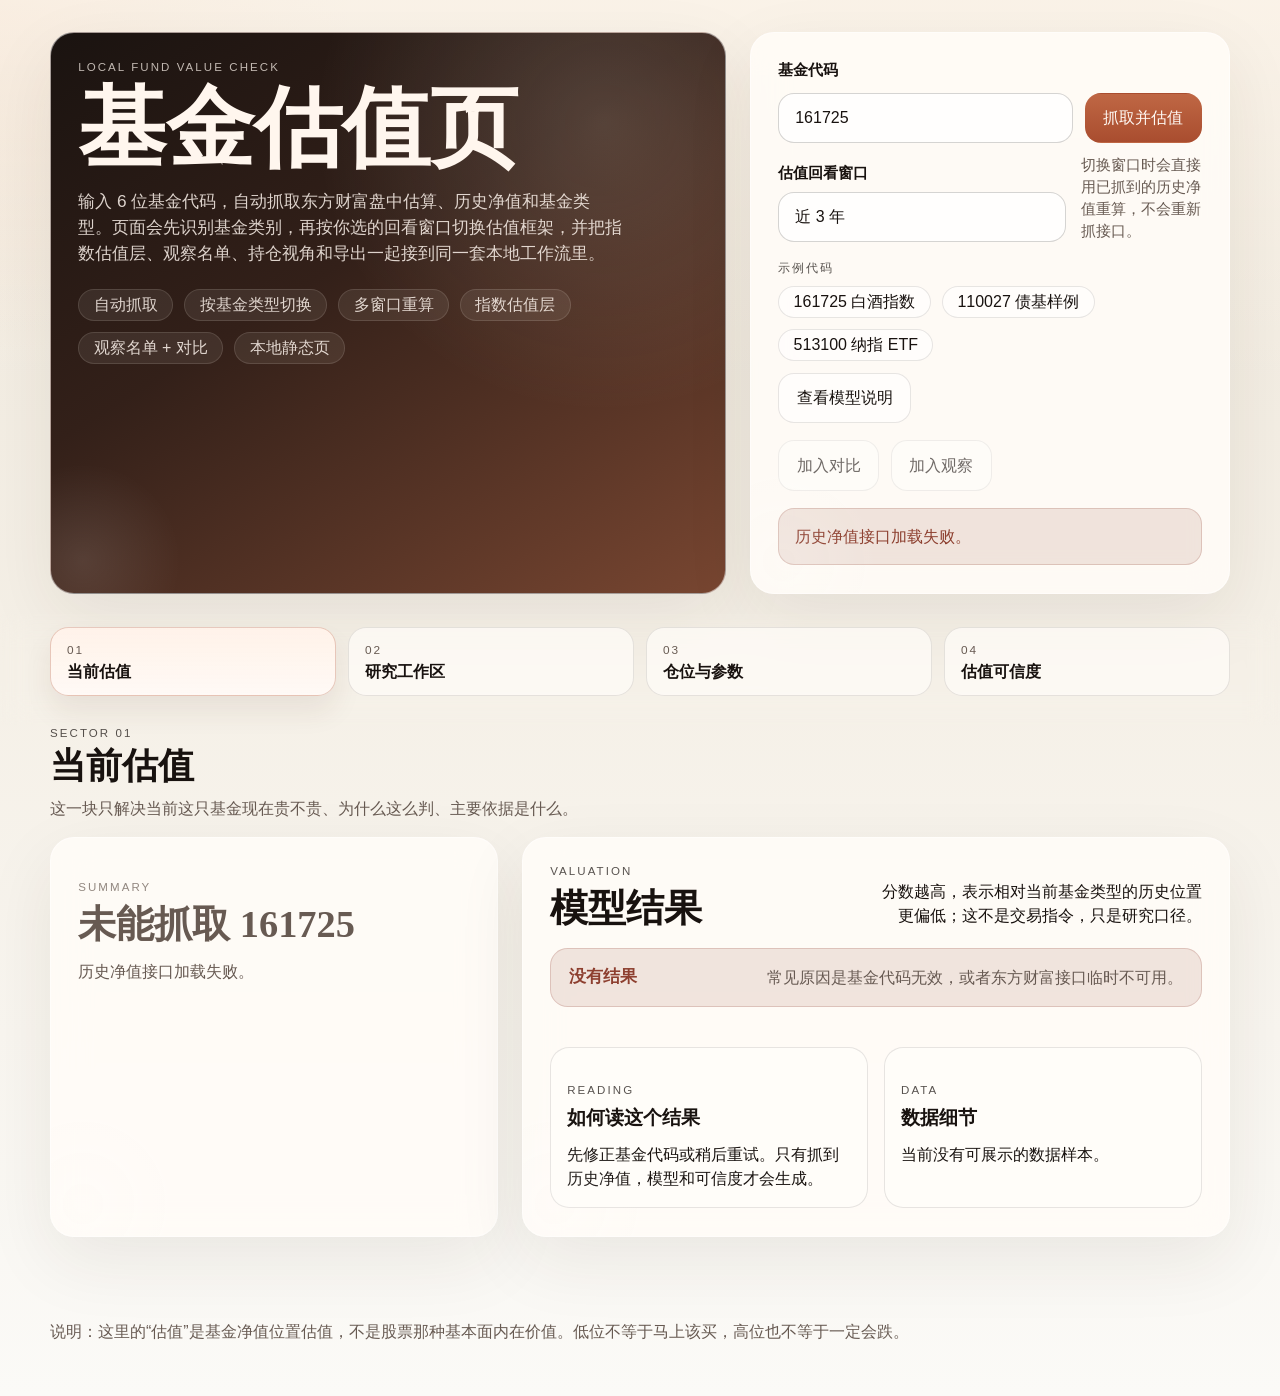
<file: index.html>
<!DOCTYPE html>
<html lang="zh-CN">
  <head>
    <meta charset="UTF-8" />
    <meta name="viewport" content="width=device-width, initial-scale=1.0" />
    <title>基金估值页</title>
    <link rel="stylesheet" href="./styles.css" />
  </head>
  <body>
    <header class="masthead">
      <div class="masthead-shell">
        <section class="intro-block">
          <p class="eyebrow">LOCAL FUND VALUE CHECK</p>
          <h1>基金估值页</h1>
          <p class="intro-copy">
            输入 6 位基金代码，自动抓取东方财富盘中估算、历史净值和基金类型。页面会先识别基金类别，再按你选的回看窗口切换估值框架，并把指数估值层、观察名单、持仓视角和导出一起接到同一套本地工作流里。
          </p>
          <div class="intro-tags">
            <span>自动抓取</span>
            <span>按基金类型切换</span>
            <span>多窗口重算</span>
            <span>指数估值层</span>
            <span>观察名单 + 对比</span>
            <span>本地静态页</span>
          </div>
        </section>

        <section class="command-block">
          <form id="lookup-form" class="lookup-form">
            <label class="field-label" for="code-input">基金代码</label>
            <div class="lookup-row">
              <input
                id="code-input"
                class="code-input"
                type="text"
                inputmode="numeric"
                maxlength="6"
                placeholder="例如 161725"
                autocomplete="off"
              />
              <button id="lookup-btn" class="button button-solid" type="submit">抓取并估值</button>
            </div>
            <div class="control-row">
              <div class="control-group">
                <label class="field-label" for="lookback-select">估值回看窗口</label>
                <select id="lookback-select" class="lookback-select">
                  <option value="1y">近 1 年</option>
                  <option value="3y">近 3 年</option>
                  <option value="5y">近 5 年</option>
                  <option value="all">全部历史</option>
                </select>
              </div>
              <p class="control-hint">切换窗口时会直接用已抓到的历史净值重算，不会重新抓接口。</p>
            </div>
          </form>

          <div class="command-links">
            <div>
              <p class="mini-label">示例代码</p>
              <div id="quick-codes" class="quick-codes"></div>
            </div>
            <a class="guide-link" href="./models.html">查看模型说明</a>
          </div>

          <div class="action-strip">
            <button id="compare-current-btn" class="button button-subtle" type="button" disabled>加入对比</button>
            <button id="watchlist-current-btn" class="button button-subtle" type="button" disabled>加入观察</button>
          </div>

          <div id="status-box" class="status-box tone-info">等待输入基金代码。</div>
        </section>
      </div>
    </header>

    <nav class="sector-nav">
      <div class="sector-nav-shell">
        <button class="sector-link is-active" type="button" data-sector-target="sector-live">
          <span class="sector-index">01</span>
          <span class="sector-label">当前估值</span>
        </button>
        <button class="sector-link" type="button" data-sector-target="sector-research">
          <span class="sector-index">02</span>
          <span class="sector-label">研究工作区</span>
        </button>
        <button class="sector-link" type="button" data-sector-target="sector-discipline">
          <span class="sector-index">03</span>
          <span class="sector-label">仓位与参数</span>
        </button>
        <button class="sector-link" type="button" data-sector-target="sector-valuation">
          <span class="sector-index">04</span>
          <span class="sector-label">估值可信度</span>
        </button>
      </div>
    </nav>

    <section id="sector-live" class="page-sector is-active">
      <div class="sector-shell">
        <div class="sector-head">
          <div>
            <p class="section-kicker">SECTOR 01</p>
            <h2>当前估值</h2>
          </div>
          <p class="sector-copy">这一块只解决当前这只基金现在贵不贵、为什么这么判、主要依据是什么。</p>
        </div>

        <main class="workspace">
          <section class="summary-panel panel">
            <div id="summary-pane" class="summary-pane empty-state">
              <p class="section-kicker">SUMMARY</p>
              <h2>等待抓取数据</h2>
              <p>输入基金代码后，这里会展示当前净值快照、所选回看窗口的位置判断、均线偏离和走势。</p>
            </div>
          </section>

          <section class="results-panel panel">
            <div class="results-head">
              <div>
                <p class="section-kicker">VALUATION</p>
                <h2>模型结果</h2>
              </div>
              <p class="results-copy">分数越高，表示相对当前基金类型的历史位置更偏低；这不是交易指令，只是研究口径。</p>
            </div>

            <div id="overall-banner" class="overall-banner empty-banner">
              <strong>还没有结果</strong>
              <span>抓取完成后，这里会给出综合结论。</span>
            </div>

            <div id="models-grid" class="models-grid"></div>

            <div class="detail-grid">
              <section id="reason-pane" class="detail-block">
                <p class="section-kicker">READING</p>
                <h3>如何读这个结果</h3>
                <p>至少同时看 3 件事：综合结论、基础模型和类型模型是否同向、以及当前净值与均线和高点的距离。</p>
              </section>

              <section id="facts-pane" class="detail-block">
                <p class="section-kicker">DATA</p>
                <h3>数据细节</h3>
                <p>抓取完成后，这里会列出使用到的核心数字。</p>
              </section>
            </div>
          </section>
        </main>
      </div>
    </section>

    <section id="sector-research" class="page-sector">
      <div class="sector-shell">
        <div class="sector-head">
          <div>
            <p class="section-kicker">SECTOR 02</p>
            <h2>研究工作区</h2>
          </div>
          <p class="sector-copy">这一块只管候选池比较和观察名单，用来判断哪些基金值得继续跟踪。</p>
        </div>

        <section class="dashboard-grid dashboard-grid-wide">
          <section class="dashboard-panel panel panel-span-2">
            <div class="dashboard-head">
              <div>
                <p class="section-kicker">COMPARE</p>
                <h2>多基金对比</h2>
              </div>
              <p class="dashboard-copy">默认会先按最近查看和本地样本自动生成对比池；你也可以手动补充基金代码。</p>
            </div>
            <div class="batch-row">
              <input
                id="compare-input"
                class="code-input"
                type="text"
                placeholder="可选：手动补充多个基金代码，用空格、逗号或换行分隔"
                autocomplete="off"
              />
              <button id="compare-fetch-btn" class="button button-solid" type="button">手动补充</button>
              <button id="compare-clear-btn" class="button button-subtle" type="button">清空对比</button>
            </div>
            <div id="compare-pane" class="table-shell empty-state">还没有对比基金。</div>
          </section>

          <section class="dashboard-panel panel">
            <div class="dashboard-head">
              <div>
                <p class="section-kicker">WATCHLIST</p>
                <h2>观察名单</h2>
              </div>
              <p class="dashboard-copy">如果你还没手动建名单，系统会先按最近查看和本地样本生成自动观察池。</p>
            </div>
            <div class="batch-row batch-row-tight">
              <button id="watchlist-refresh-btn" class="button button-solid" type="button">刷新观察池</button>
              <button id="auto-refresh-toggle-btn" class="button button-subtle" type="button">自动刷新：开</button>
              <button id="watchlist-clear-btn" class="button button-subtle" type="button">清空名单</button>
            </div>
            <p id="auto-refresh-status" class="control-hint">自动刷新开启后，页面打开期间会定时更新观察池和当前基金可信度。</p>
            <div id="watchlist-pane" class="card-stack empty-state">还没有加入观察的基金。</div>
          </section>
        </section>
      </div>
    </section>

    <section id="sector-discipline" class="page-sector">
      <div class="sector-shell">
        <div class="sector-head">
          <div>
            <p class="section-kicker">SECTOR 03</p>
            <h2>仓位与参数</h2>
          </div>
          <p class="sector-copy">这一块负责把研究结果变成你自己的纪律，包括持仓成本、阈值和本地导出。</p>
        </div>

        <section class="dashboard-grid">
          <section class="dashboard-panel panel">
            <div class="dashboard-head">
              <div>
                <p class="section-kicker">POSITION</p>
                <h2>持仓视角</h2>
              </div>
              <p class="dashboard-copy">给当前基金录入你的成本和目标仓位，这样结果就不只是“贵不贵”。</p>
            </div>
            <form id="position-form" class="stack-form">
              <div class="inline-fields">
                <div class="control-group">
                  <label class="field-label" for="position-cost-input">持仓成本</label>
                  <input id="position-cost-input" class="code-input" type="number" min="0" step="0.0001" />
                </div>
                <div class="control-group">
                  <label class="field-label" for="position-shares-input">持有份额</label>
                  <input id="position-shares-input" class="code-input" type="number" min="0" step="0.01" />
                </div>
              </div>
              <div class="inline-fields">
                <div class="control-group">
                  <label class="field-label" for="position-target-value-input">目标市值</label>
                  <input id="position-target-value-input" class="code-input" type="number" min="0" step="1" />
                </div>
                <div class="control-group">
                  <label class="field-label" for="position-note-input">备注</label>
                  <input id="position-note-input" class="code-input" type="text" placeholder="例如 定投仓 / 中线仓" />
                </div>
              </div>
              <div class="batch-row batch-row-tight">
                <button id="position-save-btn" class="button button-solid" type="submit">保存持仓参数</button>
                <button id="position-clear-btn" class="button button-subtle" type="button">清除当前基金参数</button>
              </div>
            </form>
            <div id="position-pane" class="card-stack empty-state">先抓一只基金，再填写你的成本和仓位信息。</div>
          </section>

          <section class="dashboard-panel panel">
            <div class="dashboard-head">
              <div>
                <p class="section-kicker">PARAMS</p>
                <h2>自定义参数</h2>
              </div>
              <p class="dashboard-copy">你可以把这套模型改成更接近你自己的风格，而不是完全用默认参数。</p>
            </div>
            <form id="params-form" class="stack-form">
              <div class="inline-fields">
                <div class="control-group">
                  <label class="field-label" for="param-low-threshold-input">偏低阈值</label>
                  <input id="param-low-threshold-input" class="code-input" type="number" min="50" max="95" step="1" />
                </div>
                <div class="control-group">
                  <label class="field-label" for="param-high-threshold-input">偏高阈值</label>
                  <input id="param-high-threshold-input" class="code-input" type="number" min="5" max="50" step="1" />
                </div>
              </div>
              <div class="inline-fields">
                <div class="control-group">
                  <label class="field-label" for="param-ma-multiplier-input">均线带宽系数</label>
                  <input id="param-ma-multiplier-input" class="code-input" type="number" min="0.5" max="2" step="0.05" />
                </div>
                <div class="control-group">
                  <label class="field-label" for="param-z-multiplier-input">Z 阈值系数</label>
                  <input id="param-z-multiplier-input" class="code-input" type="number" min="0.5" max="2" step="0.05" />
                </div>
              </div>
              <div class="inline-fields">
                <div class="control-group">
                  <label class="field-label" for="param-heat-sensitivity-input">热度敏感度</label>
                  <input id="param-heat-sensitivity-input" class="code-input" type="number" min="0.5" max="2" step="0.05" />
                </div>
                <div class="control-group">
                  <label class="field-label" for="param-volatility-sensitivity-input">波动敏感度</label>
                  <input id="param-volatility-sensitivity-input" class="code-input" type="number" min="0.5" max="2" step="0.05" />
                </div>
              </div>
              <div class="batch-row batch-row-tight">
                <button id="params-save-btn" class="button button-solid" type="submit">保存参数</button>
                <button id="params-reset-btn" class="button button-subtle" type="button">恢复默认</button>
              </div>
            </form>
            <div id="params-pane" class="card-stack empty-state">保存参数后，当前基金、对比区和观察名单都会按新参数重算。</div>
          </section>

          <section class="dashboard-panel panel">
            <div class="dashboard-head">
              <div>
                <p class="section-kicker">EXPORT</p>
                <h2>导出</h2>
              </div>
              <p class="dashboard-copy">把当前研究快照、对比结果和本地工作区一起导出。</p>
            </div>
            <div class="stack-actions">
              <button id="export-current-btn" class="button button-solid" type="button">导出当前基金 JSON</button>
              <button id="export-compare-btn" class="button button-subtle" type="button">导出对比 CSV</button>
              <button id="export-workspace-btn" class="button button-subtle" type="button">导出工作区 JSON</button>
            </div>
            <div id="export-pane" class="card-stack empty-state">导出会包含你本地保存的观察名单、参数、持仓和信号记录。</div>
          </section>
        </section>
      </div>
    </section>

    <section id="sector-valuation" class="page-sector">
      <div class="sector-shell">
        <div class="sector-head">
          <div>
            <p class="section-kicker">SECTOR 04</p>
            <h2>估值可信度</h2>
          </div>
          <p class="sector-copy">这一块把底层指数估值、可信度和信号变化单独拿出来，避免和主结论混在一起。</p>
        </div>

        <section class="dashboard-grid">
          <section class="dashboard-panel panel">
            <div class="dashboard-head">
              <div>
                <p class="section-kicker">INDEX LAYER</p>
                <h2>指数真实估值层</h2>
              </div>
              <p class="dashboard-copy">会先尝试自动映射指数。常见国内指数会优先自动补充官方 factsheet 口径；其他情况仍可手动录入覆盖。</p>
            </div>
            <div id="benchmark-pane" class="card-stack empty-state">当前基金抓取完成后，这里会显示自动映射到的指数和估值录入入口。</div>
          </section>

          <section class="dashboard-panel panel">
            <div class="dashboard-head">
              <div>
                <p class="section-kicker">CONFIDENCE</p>
                <h2>估值可信度</h2>
              </div>
              <p class="dashboard-copy">不是所有基金都适合同样信任这套估值，可信度会考虑基金类型、样本长度和数据完备度。</p>
            </div>
            <div id="confidence-pane" class="card-stack empty-state">当前基金抓取完成后，这里会显示可信度评分和原因。</div>
          </section>

          <section class="dashboard-panel panel">
            <div class="dashboard-head">
              <div>
                <p class="section-kicker">SIGNALS</p>
                <h2>信号变化记录</h2>
              </div>
              <p class="dashboard-copy">只记录“真正变了什么”，而不是每次刷新都留一条无意义日志。</p>
            </div>
            <div id="signal-history-pane" class="card-stack empty-state">还没有检测到明显的信号变化。</div>
          </section>
        </section>
      </div>
    </section>

    <footer class="footer-note">
      <p>
        说明：这里的“估值”是基金净值位置估值，不是股票那种基本面内在价值。低位不等于马上该买，高位也不等于一定会跌。
      </p>
    </footer>

    <script src="./app.js"></script>
  </body>
</html>
</file>
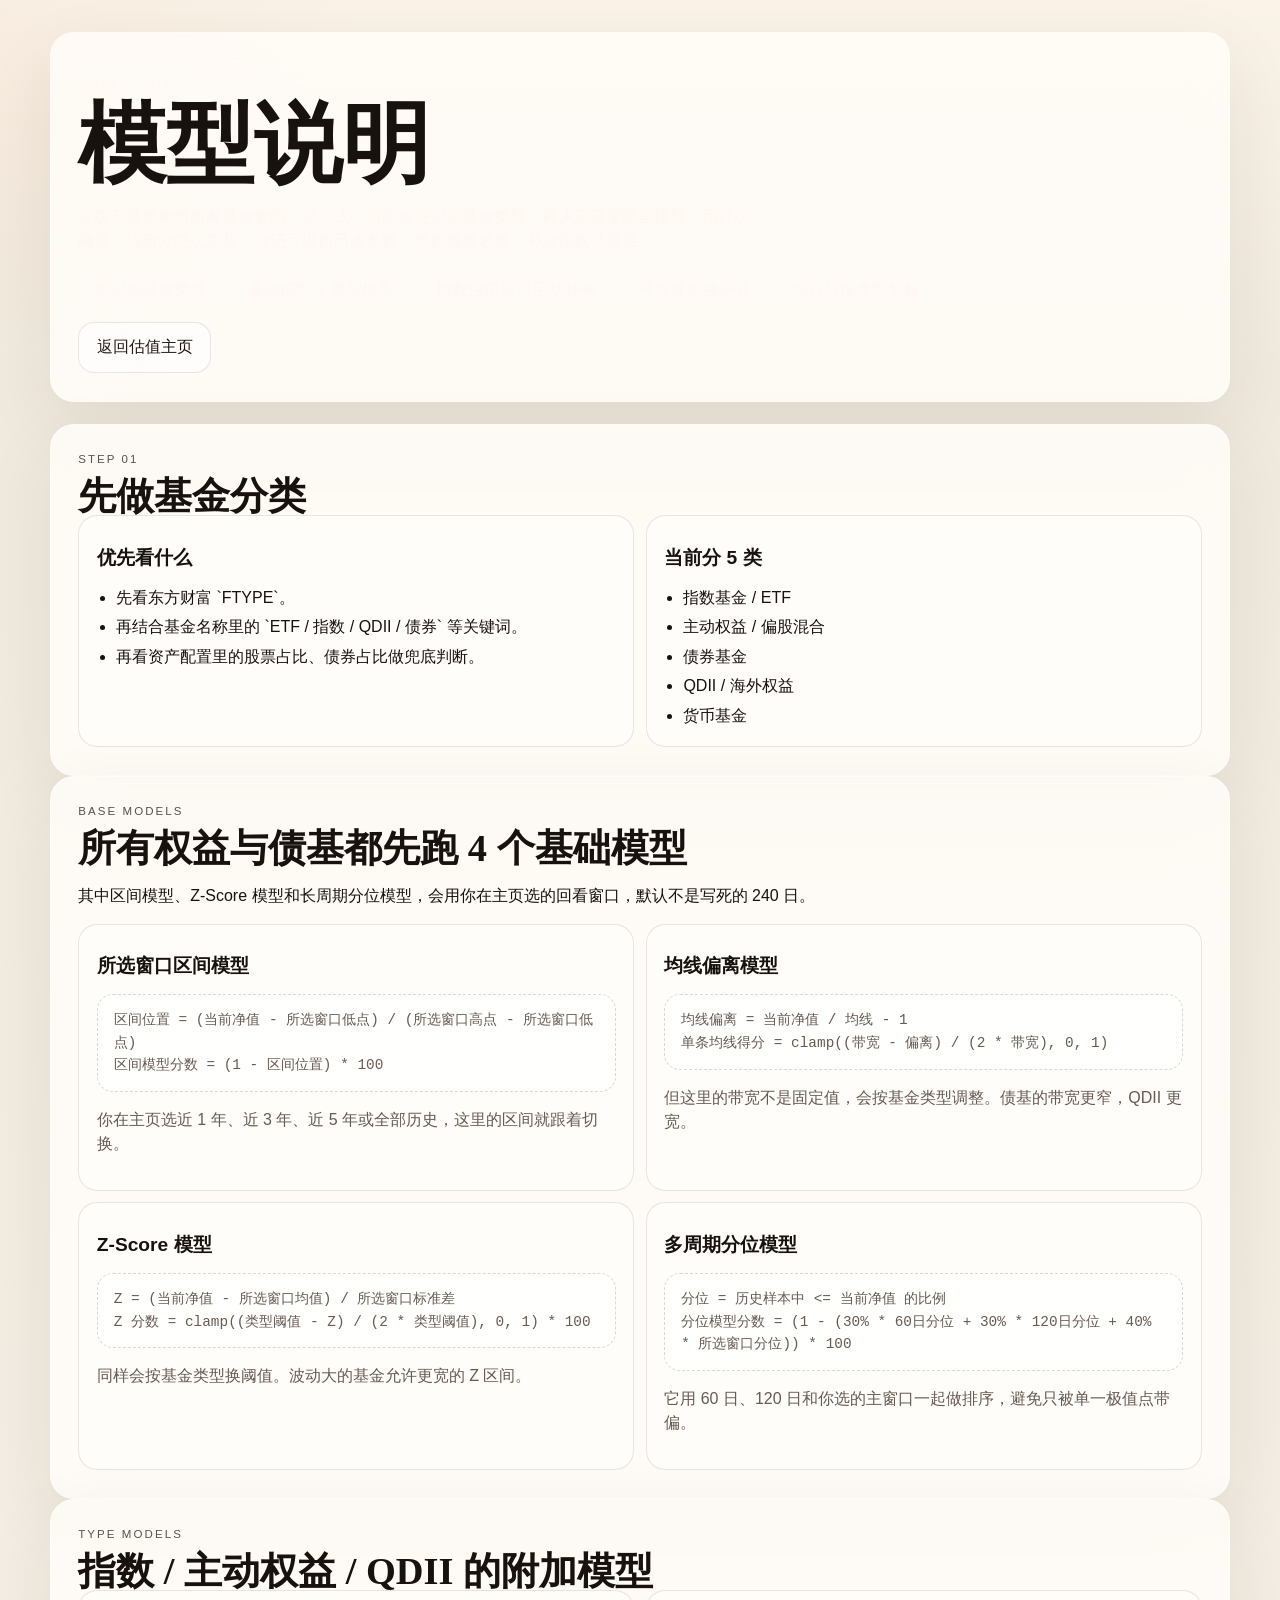
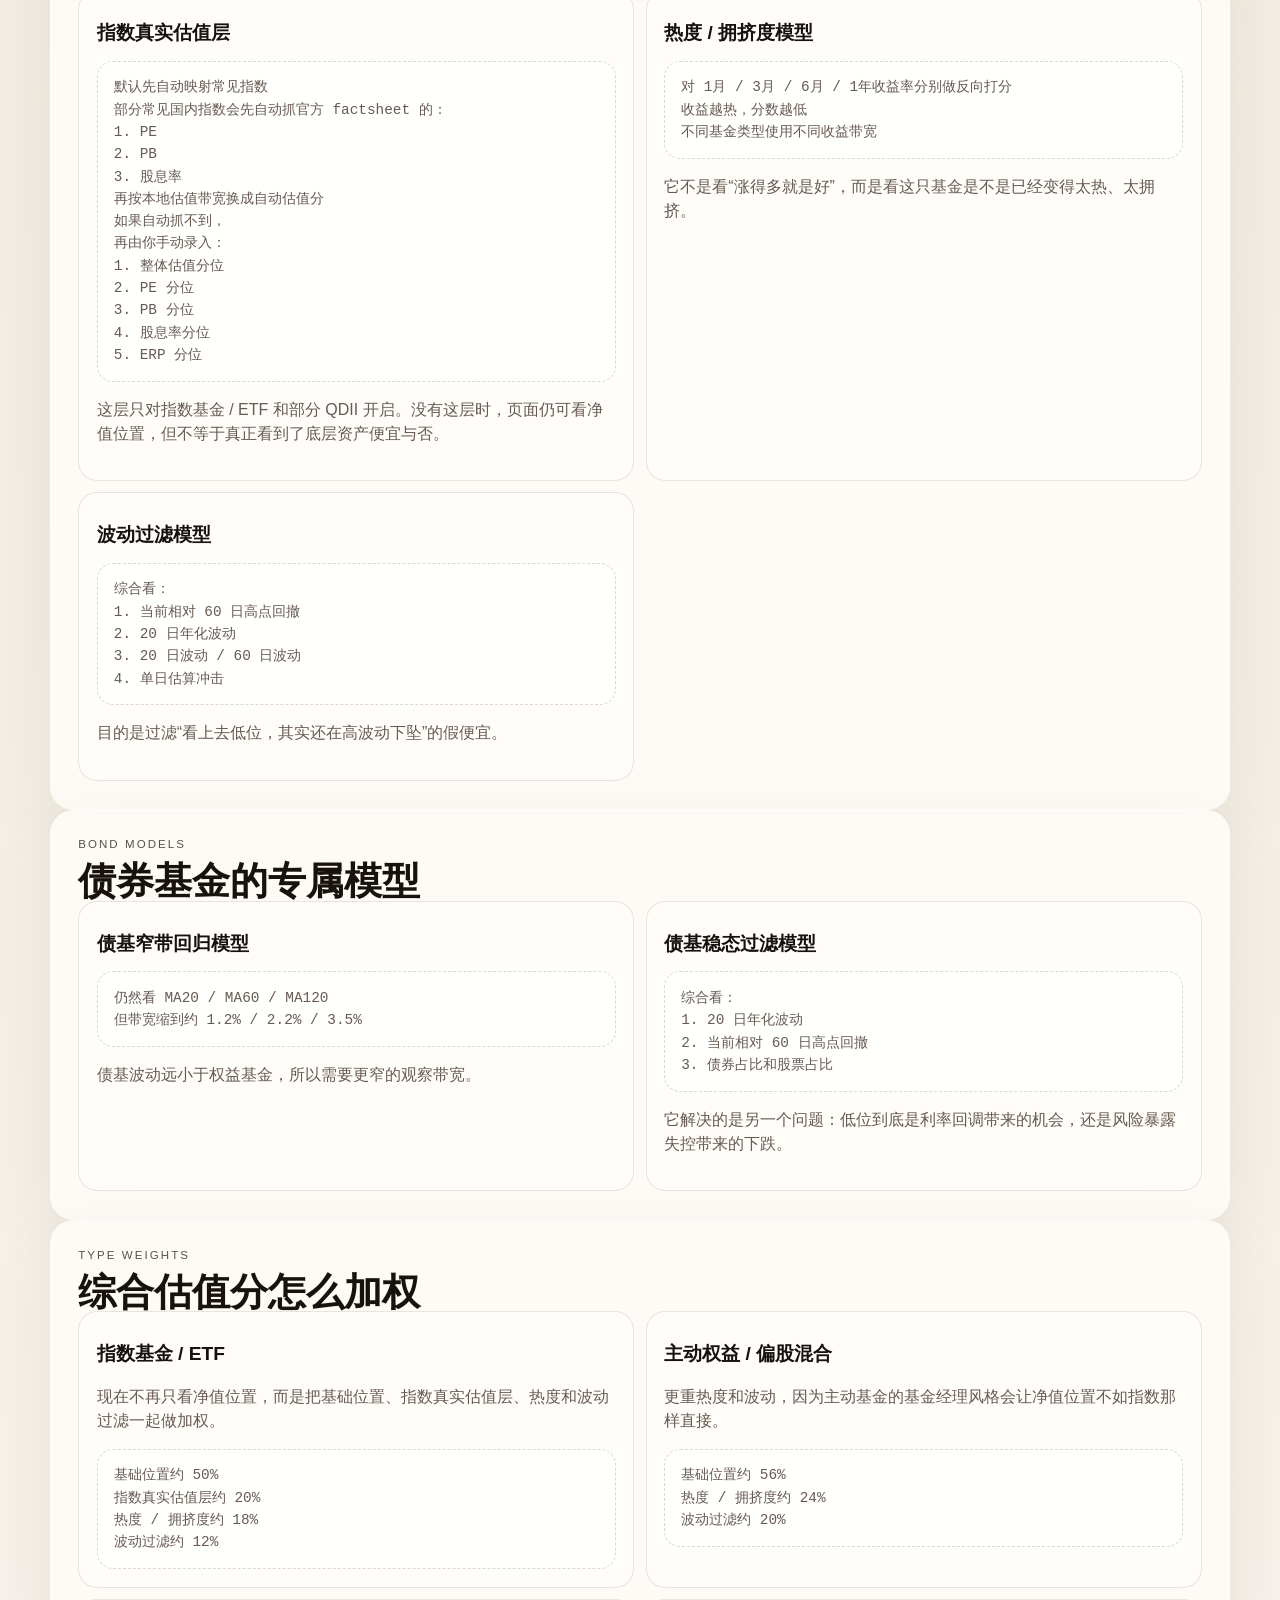
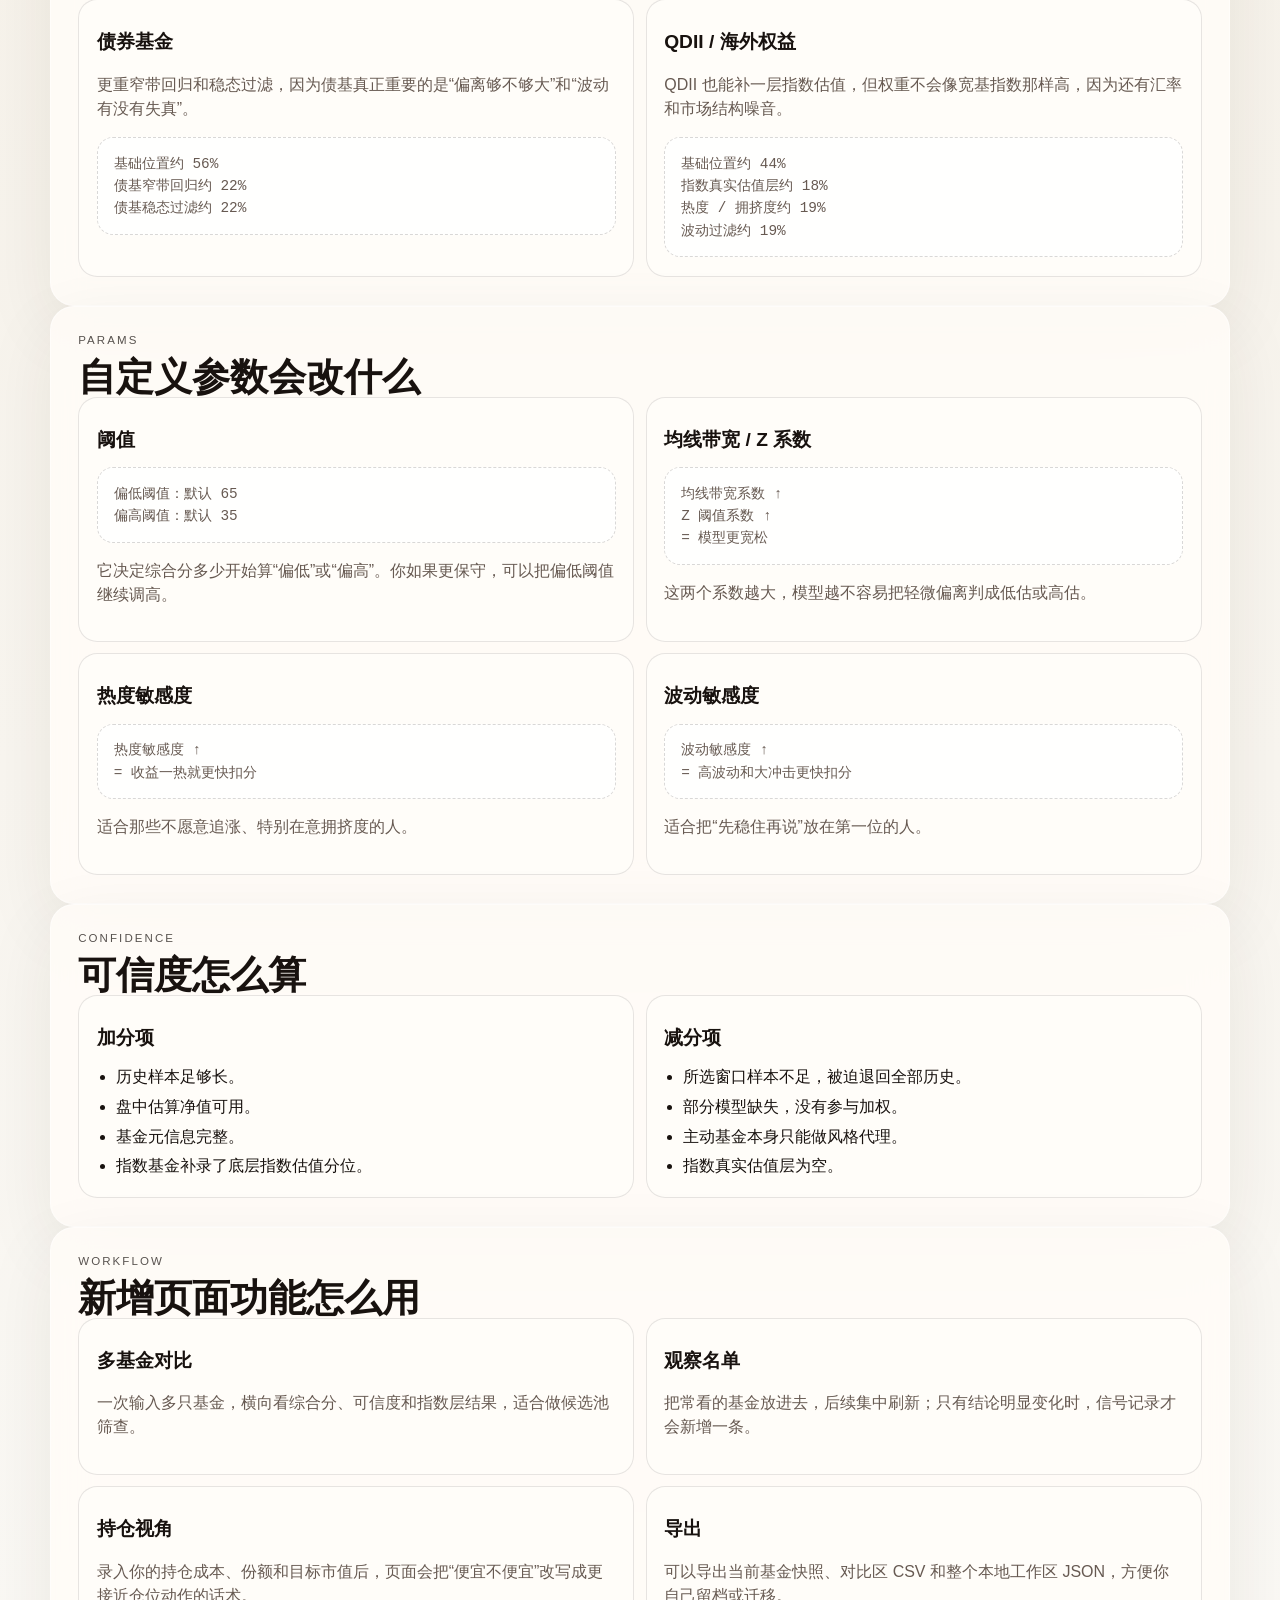
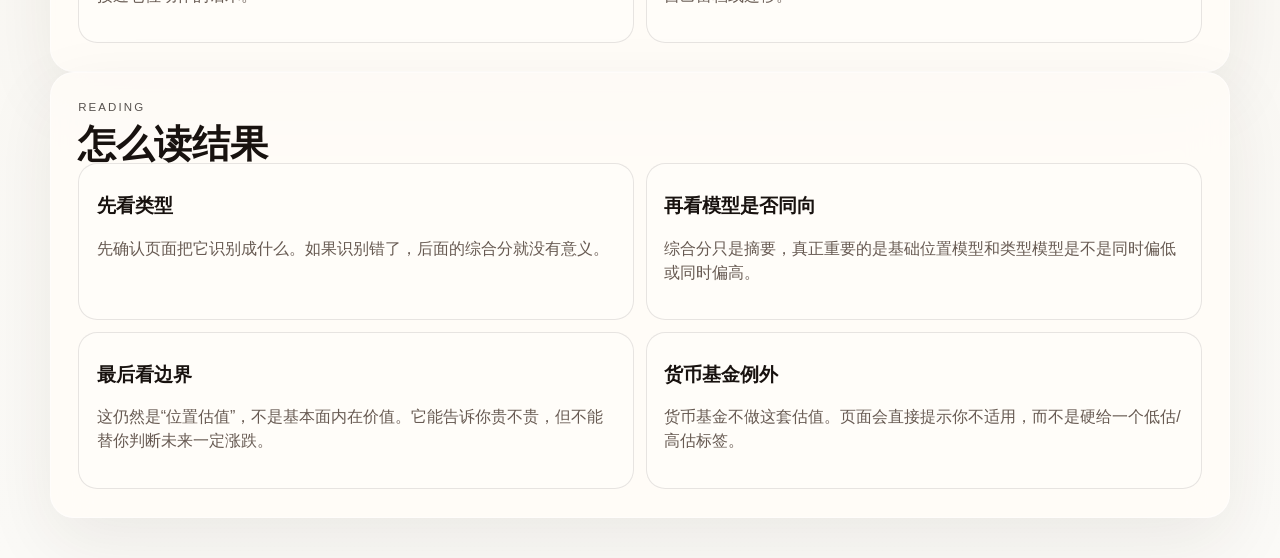
<file: models.html>
<!DOCTYPE html>
<html lang="zh-CN">
  <head>
    <meta charset="UTF-8" />
    <meta name="viewport" content="width=device-width, initial-scale=1.0" />
    <title>基金估值模型说明</title>
    <link rel="stylesheet" href="./styles.css" />
  </head>
  <body class="guide-page">
    <div class="guide-shell">
      <section class="guide-intro">
        <p class="eyebrow">MODEL NOTES</p>
        <h1>模型说明</h1>
        <p>
          这版不是简单给所有基金套同一组公式。页面会先识别基金类型，再决定该看哪些模型、用什么阈值、综合分怎么加权；你还可以自己改参数、维护观察名单、补录指数估值层。
        </p>
        <div class="guide-meta">
          <span>先识别基金类型</span>
          <span>基础模型 + 类型模型</span>
          <span>指数估值层可手动补录</span>
          <span>可信度单独评分</span>
          <span>综合分按类型加权</span>
        </div>
        <div class="back-row">
          <a class="back-link" href="./index.html">返回估值主页</a>
        </div>
      </section>

      <main class="guide-body">
        <section class="guide-section">
          <p class="section-kicker">STEP 01</p>
          <h2>先做基金分类</h2>
          <div class="guide-grid">
            <article class="guide-card">
              <h3>优先看什么</h3>
              <ul class="guide-list">
                <li>先看东方财富 `FTYPE`。</li>
                <li>再结合基金名称里的 `ETF / 指数 / QDII / 债券` 等关键词。</li>
                <li>再看资产配置里的股票占比、债券占比做兜底判断。</li>
              </ul>
            </article>
            <article class="guide-card">
              <h3>当前分 5 类</h3>
              <ul class="guide-list">
                <li>指数基金 / ETF</li>
                <li>主动权益 / 偏股混合</li>
                <li>债券基金</li>
                <li>QDII / 海外权益</li>
                <li>货币基金</li>
              </ul>
            </article>
          </div>
        </section>

        <section class="guide-section">
          <p class="section-kicker">BASE MODELS</p>
          <h2>所有权益与债基都先跑 4 个基础模型</h2>
          <p>其中区间模型、Z-Score 模型和长周期分位模型，会用你在主页选的回看窗口，默认不是写死的 240 日。</p>
          <div class="guide-grid">
            <article class="guide-card">
              <h3>所选窗口区间模型</h3>
              <div class="formula-snippet">区间位置 = (当前净值 - 所选窗口低点) / (所选窗口高点 - 所选窗口低点)
区间模型分数 = (1 - 区间位置) * 100</div>
              <p>你在主页选近 1 年、近 3 年、近 5 年或全部历史，这里的区间就跟着切换。</p>
            </article>
            <article class="guide-card">
              <h3>均线偏离模型</h3>
              <div class="formula-snippet">均线偏离 = 当前净值 / 均线 - 1
单条均线得分 = clamp((带宽 - 偏离) / (2 * 带宽), 0, 1)</div>
              <p>但这里的带宽不是固定值，会按基金类型调整。债基的带宽更窄，QDII 更宽。</p>
            </article>
            <article class="guide-card">
              <h3>Z-Score 模型</h3>
              <div class="formula-snippet">Z = (当前净值 - 所选窗口均值) / 所选窗口标准差
Z 分数 = clamp((类型阈值 - Z) / (2 * 类型阈值), 0, 1) * 100</div>
              <p>同样会按基金类型换阈值。波动大的基金允许更宽的 Z 区间。</p>
            </article>
            <article class="guide-card">
              <h3>多周期分位模型</h3>
              <div class="formula-snippet">分位 = 历史样本中 <= 当前净值 的比例
分位模型分数 = (1 - (30% * 60日分位 + 30% * 120日分位 + 40% * 所选窗口分位)) * 100</div>
              <p>它用 60 日、120 日和你选的主窗口一起做排序，避免只被单一极值点带偏。</p>
            </article>
          </div>
        </section>

        <section class="guide-section">
          <p class="section-kicker">TYPE MODELS</p>
          <h2>指数 / 主动权益 / QDII 的附加模型</h2>
          <div class="guide-grid">
            <article class="guide-card">
              <h3>指数真实估值层</h3>
              <div class="formula-snippet">默认先自动映射常见指数
部分常见国内指数会先自动抓官方 factsheet 的：
1. PE
2. PB
3. 股息率
再按本地估值带宽换成自动估值分
如果自动抓不到，
再由你手动录入：
1. 整体估值分位
2. PE 分位
3. PB 分位
4. 股息率分位
5. ERP 分位</div>
              <p>这层只对指数基金 / ETF 和部分 QDII 开启。没有这层时，页面仍可看净值位置，但不等于真正看到了底层资产便宜与否。</p>
            </article>
            <article class="guide-card">
              <h3>热度 / 拥挤度模型</h3>
              <div class="formula-snippet">对 1月 / 3月 / 6月 / 1年收益率分别做反向打分
收益越热，分数越低
不同基金类型使用不同收益带宽</div>
              <p>它不是看“涨得多就是好”，而是看这只基金是不是已经变得太热、太拥挤。</p>
            </article>
            <article class="guide-card">
              <h3>波动过滤模型</h3>
              <div class="formula-snippet">综合看：
1. 当前相对 60 日高点回撤
2. 20 日年化波动
3. 20 日波动 / 60 日波动
4. 单日估算冲击</div>
              <p>目的是过滤“看上去低位，其实还在高波动下坠”的假便宜。</p>
            </article>
          </div>
        </section>

        <section class="guide-section">
          <p class="section-kicker">BOND MODELS</p>
          <h2>债券基金的专属模型</h2>
          <div class="guide-grid">
            <article class="guide-card">
              <h3>债基窄带回归模型</h3>
              <div class="formula-snippet">仍然看 MA20 / MA60 / MA120
但带宽缩到约 1.2% / 2.2% / 3.5%</div>
              <p>债基波动远小于权益基金，所以需要更窄的观察带宽。</p>
            </article>
            <article class="guide-card">
              <h3>债基稳态过滤模型</h3>
              <div class="formula-snippet">综合看：
1. 20 日年化波动
2. 当前相对 60 日高点回撤
3. 债券占比和股票占比</div>
              <p>它解决的是另一个问题：低位到底是利率回调带来的机会，还是风险暴露失控带来的下跌。</p>
            </article>
          </div>
        </section>

        <section class="guide-section">
          <p class="section-kicker">TYPE WEIGHTS</p>
          <h2>综合估值分怎么加权</h2>
          <div class="guide-grid">
            <article class="guide-card">
              <h3>指数基金 / ETF</h3>
              <p>现在不再只看净值位置，而是把基础位置、指数真实估值层、热度和波动过滤一起做加权。</p>
              <div class="formula-snippet">基础位置约 50%
指数真实估值层约 20%
热度 / 拥挤度约 18%
波动过滤约 12%</div>
            </article>
            <article class="guide-card">
              <h3>主动权益 / 偏股混合</h3>
              <p>更重热度和波动，因为主动基金的基金经理风格会让净值位置不如指数那样直接。</p>
              <div class="formula-snippet">基础位置约 56%
热度 / 拥挤度约 24%
波动过滤约 20%</div>
            </article>
            <article class="guide-card">
              <h3>债券基金</h3>
              <p>更重窄带回归和稳态过滤，因为债基真正重要的是“偏离够不够大”和“波动有没有失真”。</p>
              <div class="formula-snippet">基础位置约 56%
债基窄带回归约 22%
债基稳态过滤约 22%</div>
            </article>
            <article class="guide-card">
              <h3>QDII / 海外权益</h3>
              <p>QDII 也能补一层指数估值，但权重不会像宽基指数那样高，因为还有汇率和市场结构噪音。</p>
              <div class="formula-snippet">基础位置约 44%
指数真实估值层约 18%
热度 / 拥挤度约 19%
波动过滤约 19%</div>
            </article>
          </div>
        </section>

        <section class="guide-section">
          <p class="section-kicker">PARAMS</p>
          <h2>自定义参数会改什么</h2>
          <div class="guide-grid">
            <article class="guide-card">
              <h3>阈值</h3>
              <div class="formula-snippet">偏低阈值：默认 65
偏高阈值：默认 35</div>
              <p>它决定综合分多少开始算“偏低”或“偏高”。你如果更保守，可以把偏低阈值继续调高。</p>
            </article>
            <article class="guide-card">
              <h3>均线带宽 / Z 系数</h3>
              <div class="formula-snippet">均线带宽系数 ↑
Z 阈值系数 ↑
= 模型更宽松</div>
              <p>这两个系数越大，模型越不容易把轻微偏离判成低估或高估。</p>
            </article>
            <article class="guide-card">
              <h3>热度敏感度</h3>
              <div class="formula-snippet">热度敏感度 ↑
= 收益一热就更快扣分</div>
              <p>适合那些不愿意追涨、特别在意拥挤度的人。</p>
            </article>
            <article class="guide-card">
              <h3>波动敏感度</h3>
              <div class="formula-snippet">波动敏感度 ↑
= 高波动和大冲击更快扣分</div>
              <p>适合把“先稳住再说”放在第一位的人。</p>
            </article>
          </div>
        </section>

        <section class="guide-section">
          <p class="section-kicker">CONFIDENCE</p>
          <h2>可信度怎么算</h2>
          <div class="guide-grid">
            <article class="guide-card">
              <h3>加分项</h3>
              <ul class="guide-list">
                <li>历史样本足够长。</li>
                <li>盘中估算净值可用。</li>
                <li>基金元信息完整。</li>
                <li>指数基金补录了底层指数估值分位。</li>
              </ul>
            </article>
            <article class="guide-card">
              <h3>减分项</h3>
              <ul class="guide-list">
                <li>所选窗口样本不足，被迫退回全部历史。</li>
                <li>部分模型缺失，没有参与加权。</li>
                <li>主动基金本身只能做风格代理。</li>
                <li>指数真实估值层为空。</li>
              </ul>
            </article>
          </div>
        </section>

        <section class="guide-section">
          <p class="section-kicker">WORKFLOW</p>
          <h2>新增页面功能怎么用</h2>
          <div class="guide-grid">
            <article class="guide-card">
              <h3>多基金对比</h3>
              <p>一次输入多只基金，横向看综合分、可信度和指数层结果，适合做候选池筛查。</p>
            </article>
            <article class="guide-card">
              <h3>观察名单</h3>
              <p>把常看的基金放进去，后续集中刷新；只有结论明显变化时，信号记录才会新增一条。</p>
            </article>
            <article class="guide-card">
              <h3>持仓视角</h3>
              <p>录入你的持仓成本、份额和目标市值后，页面会把“便宜不便宜”改写成更接近仓位动作的话术。</p>
            </article>
            <article class="guide-card">
              <h3>导出</h3>
              <p>可以导出当前基金快照、对比区 CSV 和整个本地工作区 JSON，方便你自己留档或迁移。</p>
            </article>
          </div>
        </section>

        <section class="guide-section">
          <p class="section-kicker">READING</p>
          <h2>怎么读结果</h2>
          <div class="guide-grid">
            <article class="guide-card">
              <h3>先看类型</h3>
              <p>先确认页面把它识别成什么。如果识别错了，后面的综合分就没有意义。</p>
            </article>
            <article class="guide-card">
              <h3>再看模型是否同向</h3>
              <p>综合分只是摘要，真正重要的是基础位置模型和类型模型是不是同时偏低或同时偏高。</p>
            </article>
            <article class="guide-card">
              <h3>最后看边界</h3>
              <p>这仍然是“位置估值”，不是基本面内在价值。它能告诉你贵不贵，但不能替你判断未来一定涨跌。</p>
            </article>
            <article class="guide-card">
              <h3>货币基金例外</h3>
              <p>货币基金不做这套估值。页面会直接提示你不适用，而不是硬给一个低估/高估标签。</p>
            </article>
          </div>
        </section>
      </main>
    </div>
  </body>
</html>
</file>
<file: styles.css>
:root {
  --bg: #f2ede3;
  --paper: rgba(255, 252, 247, 0.88);
  --paper-strong: #fffdf9;
  --ink: #18120f;
  --muted: #675a52;
  --line: rgba(24, 18, 15, 0.1);
  --line-strong: rgba(24, 18, 15, 0.18);
  --accent: #a94d2f;
  --accent-soft: rgba(169, 77, 47, 0.1);
  --good: #215b47;
  --good-soft: rgba(33, 91, 71, 0.12);
  --warn: #8c5e16;
  --warn-soft: rgba(140, 94, 22, 0.12);
  --bad: #8d3f2f;
  --bad-soft: rgba(141, 63, 47, 0.12);
  --neutral: #4a596a;
  --neutral-soft: rgba(74, 89, 106, 0.12);
  --shadow: 0 24px 70px rgba(53, 36, 23, 0.08);
  --radius: 1.5rem;
}

* {
  box-sizing: border-box;
}

html,
body {
  margin: 0;
  min-height: 100%;
  color: var(--ink);
  background:
    linear-gradient(180deg, rgba(255, 247, 237, 0.7), transparent 24rem),
    radial-gradient(circle at top left, rgba(219, 148, 103, 0.18), transparent 22rem),
    linear-gradient(180deg, #efe8dc 0%, #f5f0e7 48%, #fbfaf7 100%);
  font-family: "Avenir Next", "Helvetica Neue", "PingFang SC", "Noto Sans SC", sans-serif;
}

body {
  line-height: 1.5;
}

button,
input,
select,
a {
  font: inherit;
}

button,
a {
  cursor: pointer;
}

.masthead {
  padding: 2rem 1.5rem 1.25rem;
}

.masthead-shell,
.workspace,
.footer-note,
.guide-shell,
.sector-nav-shell,
.sector-shell {
  width: min(1180px, calc(100% - 2rem));
  margin: 0 auto;
}

.masthead-shell {
  display: grid;
  grid-template-columns: minmax(0, 1.1fr) minmax(22rem, 30rem);
  gap: 1.5rem;
  align-items: stretch;
}

.intro-block,
.command-block,
.panel,
.guide-section,
.guide-intro {
  position: relative;
  overflow: hidden;
  border: 1px solid rgba(255, 255, 255, 0.52);
  border-radius: var(--radius);
  background: var(--paper);
  box-shadow: var(--shadow);
  backdrop-filter: blur(18px);
}

.intro-block,
.command-block,
.summary-panel,
.results-panel,
.guide-section,
.guide-intro {
  padding: 1.6rem 1.7rem 1.75rem;
}

.intro-block {
  min-height: 19rem;
  color: #fff6ee;
  background:
    radial-gradient(circle at 82% 16%, rgba(255, 236, 216, 0.16), transparent 18rem),
    linear-gradient(148deg, #1a1310 0%, #332019 42%, #784631 100%);
}

.intro-block::after,
.command-block::after,
.panel::after,
.guide-intro::after {
  content: "";
  position: absolute;
  inset: auto auto -4rem -4rem;
  width: 12rem;
  height: 12rem;
  border-radius: 999px;
  background: radial-gradient(circle, rgba(255, 255, 255, 0.1), transparent 72%);
  pointer-events: none;
}

.eyebrow,
.section-kicker,
.mini-label,
.model-index {
  margin: 0;
  letter-spacing: 0.18em;
  text-transform: uppercase;
  font-size: 0.72rem;
}

.eyebrow,
.mini-label,
.section-kicker {
  opacity: 0.72;
}

.intro-block h1,
.summary-pane h2,
.results-head h2,
.detail-block h3,
.guide-intro h1,
.guide-section h2 {
  margin: 0.55rem 0 0;
  font-family: "Iowan Old Style", "Palatino Linotype", "Songti SC", serif;
  line-height: 1;
}

.intro-block h1,
.guide-intro h1 {
  font-size: clamp(3rem, 7vw, 5.5rem);
}

.summary-pane h2,
.results-head h2,
.guide-section h2 {
  font-size: clamp(1.8rem, 3vw, 2.8rem);
}

.intro-copy,
.results-copy,
.guide-intro p,
.summary-pane > p,
.detail-block > p {
  margin: 1rem 0 0;
  color: inherit;
}

.intro-copy {
  max-width: 34rem;
  font-size: 1.08rem;
  color: rgba(255, 246, 238, 0.84);
}

.intro-tags,
.quick-codes,
.command-links,
.metric-strip,
.fact-list,
.guide-meta {
  display: flex;
  flex-wrap: wrap;
  gap: 0.7rem;
}

.intro-tags {
  margin-top: 1.4rem;
}

.intro-tags span,
.quick-codes button,
.score-chip,
.source-pill,
.mini-pill,
.guide-meta span {
  display: inline-flex;
  align-items: center;
  justify-content: center;
  min-height: 2rem;
  padding: 0 0.9rem;
  border-radius: 999px;
  border: 1px solid transparent;
  white-space: nowrap;
}

.intro-tags span,
.guide-meta span {
  color: rgba(255, 246, 238, 0.84);
  border-color: rgba(255, 246, 238, 0.12);
  background: rgba(255, 246, 238, 0.08);
}

.lookup-form {
  display: flex;
  flex-direction: column;
  gap: 0.7rem;
}

.control-row {
  display: grid;
  grid-template-columns: minmax(15rem, 18rem) minmax(0, 1fr);
  gap: 0.9rem;
  align-items: end;
}

.control-group {
  display: flex;
  flex-direction: column;
  gap: 0.45rem;
}

.field-label {
  font-size: 0.95rem;
  font-weight: 600;
}

.lookup-row {
  display: grid;
  grid-template-columns: minmax(0, 1fr) auto;
  gap: 0.75rem;
}

.code-input,
.lookback-select,
.button,
.guide-link,
.back-link {
  min-height: 3.15rem;
  border-radius: 1rem;
}

.code-input {
  width: 100%;
  padding: 0 1rem;
  border: 1px solid var(--line-strong);
  background: rgba(255, 255, 255, 0.76);
  color: var(--ink);
  transition: border-color 160ms ease, box-shadow 160ms ease;
}

.code-input:focus {
  outline: none;
  border-color: rgba(169, 77, 47, 0.42);
  box-shadow: 0 0 0 4px rgba(169, 77, 47, 0.1);
}

.lookback-select {
  width: 100%;
  padding: 0 1rem;
  border: 1px solid var(--line-strong);
  background: rgba(255, 255, 255, 0.76);
  color: var(--ink);
  appearance: none;
  transition: border-color 160ms ease, box-shadow 160ms ease;
}

.lookback-select:focus {
  outline: none;
  border-color: rgba(169, 77, 47, 0.42);
  box-shadow: 0 0 0 4px rgba(169, 77, 47, 0.1);
}

.control-hint {
  margin: 0;
  color: var(--muted);
  font-size: 0.92rem;
}

.button,
.guide-link,
.back-link {
  display: inline-flex;
  align-items: center;
  justify-content: center;
  padding: 0 1.1rem;
  text-decoration: none;
  transition:
    transform 180ms ease,
    border-color 180ms ease,
    background-color 180ms ease,
    color 180ms ease,
    opacity 180ms ease;
}

.button:hover,
.guide-link:hover,
.back-link:hover,
.quick-codes button:hover {
  transform: translateY(-1px);
}

.button:disabled {
  cursor: wait;
  opacity: 0.62;
}

.button-solid {
  border: 1px solid transparent;
  background: linear-gradient(180deg, #bf6744 0%, #a94d2f 100%);
  color: #fff9f4;
}

.command-links {
  margin-top: 1.1rem;
  justify-content: space-between;
  align-items: flex-end;
}

.quick-codes {
  margin-top: 0.55rem;
}

.quick-codes button {
  border: 1px solid var(--line);
  background: rgba(255, 255, 255, 0.6);
  color: var(--ink);
}

.guide-link,
.back-link {
  border: 1px solid var(--line);
  background: rgba(255, 255, 255, 0.56);
  color: var(--ink);
}

.status-box,
.overall-banner,
.detail-block,
.spark-shell,
.score-band,
.guide-card {
  border: 1px solid var(--line);
  background: var(--paper-strong);
}

.status-box {
  margin-top: 1.1rem;
  padding: 0.95rem 1rem;
  border-radius: 1rem;
}

.tone-info {
  color: var(--neutral);
  border-color: rgba(74, 89, 106, 0.2);
  background: var(--neutral-soft);
}

.tone-loading {
  color: var(--warn);
  border-color: rgba(140, 94, 22, 0.2);
  background: var(--warn-soft);
}

.tone-good {
  color: var(--good);
  border-color: rgba(33, 91, 71, 0.2);
  background: var(--good-soft);
}

.tone-bad {
  color: var(--bad);
  border-color: rgba(141, 63, 47, 0.2);
  background: var(--bad-soft);
}

.workspace {
  display: grid;
  grid-template-columns: minmax(22rem, 28rem) minmax(0, 1fr);
  gap: 1.5rem;
  padding: 0 0 2.6rem;
}

.sector-nav {
  position: sticky;
  top: 0;
  z-index: 20;
  padding: 0 1.5rem 1rem;
  backdrop-filter: blur(14px);
}

.sector-nav-shell {
  display: grid;
  grid-template-columns: repeat(4, minmax(0, 1fr));
  gap: 0.75rem;
  padding: 0.8rem 0;
}

.sector-link {
  display: flex;
  flex-direction: column;
  align-items: flex-start;
  justify-content: center;
  gap: 0.2rem;
  min-height: 4.35rem;
  padding: 0.8rem 1rem 0.85rem;
  border-radius: 1.15rem;
  border: 1px solid rgba(24, 18, 15, 0.1);
  background: rgba(255, 253, 249, 0.72);
  color: var(--ink);
  text-align: left;
  transition:
    transform 180ms ease,
    border-color 180ms ease,
    background-color 180ms ease,
    box-shadow 180ms ease;
}

.sector-link:hover {
  transform: translateY(-1px);
  border-color: rgba(169, 77, 47, 0.22);
  background: rgba(255, 248, 240, 0.88);
}

.sector-link.is-active {
  border-color: rgba(169, 77, 47, 0.28);
  background: linear-gradient(180deg, rgba(255, 242, 233, 0.98), rgba(255, 250, 246, 0.92));
  box-shadow: 0 16px 28px rgba(72, 42, 20, 0.08);
}

.sector-index {
  font-size: 0.74rem;
  letter-spacing: 0.16em;
  text-transform: uppercase;
  color: var(--muted);
}

.sector-label {
  font-size: 1rem;
  font-weight: 700;
  line-height: 1.1;
}

.page-sector {
  display: none;
  padding: 0 0 1.6rem;
}

.page-sector.is-active {
  display: block;
}

.sector-head {
  width: min(58rem, 100%);
  margin: 0 0 1rem;
}

.sector-head h2 {
  margin: 0.4rem 0 0;
  font-family: "Iowan Old Style", "Palatino Linotype", "Songti SC", serif;
  font-size: clamp(1.6rem, 2.8vw, 2.4rem);
  line-height: 1;
}

.sector-copy {
  margin: 0.75rem 0 0;
  color: var(--muted);
}

.sector-shell .workspace,
.sector-shell .dashboard-grid,
.sector-shell .dashboard-grid-wide {
  width: 100%;
  margin: 0;
}

.panel {
  min-height: 100%;
}

.summary-pane.empty-state,
.empty-banner {
  color: var(--muted);
}

.summary-meta {
  display: flex;
  justify-content: space-between;
  gap: 1rem;
  align-items: flex-start;
}

.fund-title {
  margin: 0.6rem 0 0;
  font-size: clamp(1.7rem, 3vw, 2.5rem);
}

.fund-code {
  margin: 0.3rem 0 0;
  color: var(--muted);
  font-size: 0.98rem;
}

.source-pill {
  align-self: flex-start;
  border-color: rgba(169, 77, 47, 0.16);
  background: var(--accent-soft);
  color: var(--accent);
  font-size: 0.88rem;
}

.metric-strip {
  margin-top: 1.4rem;
}

.metric-card {
  flex: 1 1 10rem;
  min-width: 0;
  padding: 0.95rem 1rem 1rem;
  border-radius: 1rem;
  border: 1px solid var(--line);
  background: rgba(255, 255, 255, 0.62);
}

.metric-card strong,
.score-card strong {
  display: block;
  margin-top: 0.35rem;
  font-size: clamp(1.4rem, 2vw, 2rem);
  line-height: 1;
}

.metric-card span,
.score-card span,
.score-subline,
.fact-key,
.model-summary,
.guide-card p,
.formula-snippet,
.subtle-text,
.trend-labels {
  color: var(--muted);
}

.spark-shell {
  margin-top: 1.25rem;
  padding: 1.05rem 1rem 1rem;
  border-radius: 1.2rem;
}

.spark-shell h3,
.detail-block h3,
.guide-card h3 {
  margin: 0.55rem 0 0;
  font-size: 1.2rem;
}

.sparkline {
  width: 100%;
  height: auto;
  display: block;
  margin-top: 0.8rem;
}

.sparkline .sparkline-track {
  fill: none;
  stroke: rgba(24, 18, 15, 0.08);
  stroke-width: 1;
}

.sparkline .sparkline-line {
  fill: none;
  stroke: #2a5a86;
  stroke-width: 3;
  stroke-linecap: round;
  stroke-linejoin: round;
}

.sparkline .sparkline-current {
  fill: #a94d2f;
  stroke: #fff;
  stroke-width: 2;
}

.trend-labels {
  display: flex;
  justify-content: space-between;
  margin-top: 0.45rem;
  font-size: 0.9rem;
}

.score-band {
  margin-top: 1.25rem;
  padding: 1rem;
  border-radius: 1.2rem;
}

.score-band h3 {
  margin: 0;
  font-size: 1.02rem;
}

.score-band p {
  margin: 0.55rem 0 0;
  color: var(--muted);
}

.results-head {
  display: flex;
  justify-content: space-between;
  gap: 1rem;
  align-items: flex-end;
}

.results-copy {
  max-width: 20rem;
  text-align: right;
}

.overall-banner {
  display: flex;
  flex-wrap: wrap;
  align-items: center;
  justify-content: space-between;
  gap: 0.9rem;
  margin-top: 1.3rem;
  padding: 1rem 1.1rem;
  border-radius: 1.1rem;
}

.overall-banner strong {
  font-size: 1.04rem;
}

.overall-banner span {
  color: var(--muted);
}

.models-grid {
  display: grid;
  grid-template-columns: repeat(2, minmax(0, 1fr));
  gap: 1rem;
  margin-top: 1.25rem;
}

.model-card {
  padding: 1.15rem 1.1rem 1.1rem;
  border-radius: 1.25rem;
  border: 1px solid var(--line);
  background: rgba(255, 255, 255, 0.64);
}

.model-head {
  display: flex;
  justify-content: space-between;
  gap: 1rem;
  align-items: center;
}

.model-card h3 {
  margin: 0.6rem 0 0;
  font-size: 1.15rem;
}

.score-row {
  display: flex;
  justify-content: space-between;
  gap: 1rem;
  align-items: flex-end;
  margin-top: 0.9rem;
}

.score-card strong {
  font-size: clamp(2rem, 3vw, 3rem);
}

.score-chip {
  min-height: 2.1rem;
  padding-inline: 0.85rem;
  font-size: 0.9rem;
}

.score-chip.tone-good {
  background: var(--good-soft);
}

.score-chip.tone-info {
  background: var(--neutral-soft);
}

.score-chip.tone-loading {
  background: var(--warn-soft);
}

.score-chip.tone-bad {
  background: var(--bad-soft);
}

.model-summary {
  margin: 0.85rem 0 0;
  min-height: 3em;
}

.fact-list {
  margin-top: 0.9rem;
}

.mini-pill {
  border: 1px solid var(--line);
  background: rgba(255, 255, 255, 0.78);
  color: var(--ink);
}

.detail-grid {
  display: grid;
  grid-template-columns: repeat(2, minmax(0, 1fr));
  gap: 1rem;
  margin-top: 1.25rem;
}

.detail-block {
  padding: 1.1rem 1rem 1rem;
  border-radius: 1.2rem;
}

.kv-grid,
.guide-grid {
  display: grid;
  gap: 0.7rem;
}

.kv-grid {
  margin-top: 1rem;
}

.kv-item {
  display: grid;
  grid-template-columns: 8.5rem minmax(0, 1fr);
  gap: 0.75rem;
  padding-top: 0.7rem;
  border-top: 1px solid rgba(24, 18, 15, 0.08);
}

.kv-item:first-child {
  padding-top: 0;
  border-top: 0;
}

.fact-key {
  font-size: 0.92rem;
}

.fact-value {
  text-align: right;
}

.footer-note {
  padding: 0 0 2.2rem;
  color: var(--muted);
}

.guide-page {
  padding: 2rem 0 2.5rem;
}

.guide-intro p {
  color: rgba(255, 246, 238, 0.84);
  max-width: 42rem;
}

.guide-meta {
  margin-top: 1.35rem;
}

.guide-body {
  margin-top: 1.4rem;
}

.guide-grid {
  grid-template-columns: repeat(2, minmax(0, 1fr));
}

.guide-card {
  padding: 1.2rem 1.1rem 1.15rem;
  border-radius: 1.2rem;
}

.formula-snippet {
  margin: 0.8rem 0 0;
  padding: 0.9rem 1rem;
  border-radius: 1rem;
  border: 1px dashed rgba(24, 18, 15, 0.16);
  background: rgba(255, 255, 255, 0.72);
  font-family: "SFMono-Regular", "Menlo", "Monaco", monospace;
  font-size: 0.9rem;
  line-height: 1.55;
  white-space: pre-wrap;
}

.guide-list {
  margin: 0.8rem 0 0;
  padding-left: 1.2rem;
}

.guide-list li + li {
  margin-top: 0.35rem;
}

.back-row {
  margin-top: 1rem;
}

@media (max-width: 980px) {
  .masthead-shell,
  .workspace,
  .detail-grid,
  .guide-grid {
    grid-template-columns: 1fr;
  }

  .results-head {
    align-items: flex-start;
    flex-direction: column;
  }

  .results-copy {
    max-width: none;
    text-align: left;
  }
}

@media (max-width: 720px) {
  .masthead,
  .guide-page {
    padding-top: 1rem;
  }

  .masthead-shell,
  .workspace,
  .footer-note,
  .guide-shell,
  .sector-nav-shell,
  .sector-shell {
    width: min(100% - 1rem, 1180px);
  }

  .sector-nav {
    padding: 0 0.5rem 0.8rem;
  }

  .intro-block,
  .command-block,
  .summary-panel,
  .results-panel,
  .guide-section,
  .guide-intro {
    padding: 1.25rem;
  }

  .lookup-row,
  .control-row,
  .models-grid,
  .detail-grid,
  .guide-grid {
    grid-template-columns: 1fr;
  }

  .command-links,
  .summary-meta,
  .score-row {
    flex-direction: column;
    align-items: flex-start;
  }

  .sector-nav-shell {
    grid-template-columns: repeat(2, minmax(0, 1fr));
    gap: 0.55rem;
  }

  .kv-item {
    grid-template-columns: 1fr;
  }

  .fact-value {
    text-align: left;
  }
}

.action-strip {
  display: flex;
  flex-wrap: wrap;
  gap: 0.7rem;
  margin-top: 1.1rem;
}

.button-subtle {
  border: 1px solid var(--line);
  background: rgba(255, 255, 255, 0.58);
  color: var(--ink);
}

.dashboard-grid {
  width: min(1180px, calc(100% - 2rem));
  margin: 0 auto 1.5rem;
  display: grid;
  grid-template-columns: repeat(3, minmax(0, 1fr));
  gap: 1.5rem;
}

.dashboard-grid-wide {
  grid-template-columns: minmax(0, 1.75fr) minmax(20rem, 1fr);
}

.dashboard-panel {
  padding: 1.45rem 1.5rem 1.55rem;
}

.panel-span-2 {
  grid-column: span 2;
}

.dashboard-head,
.mini-card-head {
  display: flex;
  justify-content: space-between;
  gap: 1rem;
  align-items: flex-start;
}

.dashboard-head h2,
.mini-card h3 {
  margin: 0.45rem 0 0;
  font-family: "Iowan Old Style", "Palatino Linotype", "Songti SC", serif;
}

.dashboard-head h2 {
  font-size: clamp(1.5rem, 2.4vw, 2.2rem);
}

.dashboard-copy,
.mini-card p,
.table-subline,
.mini-card-meta {
  color: var(--muted);
}

.dashboard-copy,
.mini-card p {
  margin: 0.6rem 0 0;
}

.batch-row,
.stack-actions,
.mini-metrics,
.card-stack-inline,
.table-actions {
  display: flex;
  flex-wrap: wrap;
  gap: 0.75rem;
}

.batch-row {
  margin-top: 1rem;
  align-items: center;
}

.batch-row-tight {
  gap: 0.6rem;
}

.batch-row .code-input {
  flex: 1 1 20rem;
}

.table-shell,
.mini-card {
  margin-top: 1rem;
}

.table-caption {
  margin: 0 0 0.9rem;
  color: var(--muted);
}

.table-shell {
  overflow-x: auto;
}

.mini-table {
  width: 100%;
  border-collapse: collapse;
  min-width: 48rem;
}

.mini-table th,
.mini-table td {
  padding: 0.95rem 0.8rem;
  border-bottom: 1px solid var(--line);
  text-align: left;
  vertical-align: top;
}

.mini-table th {
  font-size: 0.8rem;
  letter-spacing: 0.08em;
  text-transform: uppercase;
  color: var(--muted);
}

.mini-table tbody tr:last-child td {
  border-bottom: none;
}

.table-subline {
  display: block;
  margin-top: 0.28rem;
  font-size: 0.9rem;
}

.table-button {
  min-height: 2.6rem;
  border-radius: 0.85rem;
}

.card-stack {
  display: grid;
  gap: 0.9rem;
}

.mini-card {
  padding: 1rem 1rem 1.05rem;
  border-radius: 1.15rem;
  border: 1px solid var(--line);
  background: rgba(255, 255, 255, 0.72);
}

.mini-card.auto-note {
  border-style: dashed;
  background: rgba(255, 248, 240, 0.8);
}

.mini-card h3 {
  font-size: 1.15rem;
}

.mini-card-meta {
  margin: 0.28rem 0 0;
  font-size: 0.92rem;
}

.stack-form {
  margin-top: 1rem;
  display: grid;
  gap: 0.9rem;
}

.inline-fields {
  display: grid;
  grid-template-columns: repeat(2, minmax(0, 1fr));
  gap: 0.85rem;
}

.compact-grid {
  margin-top: 0.9rem;
}

.card-stack-inline {
  margin-top: 0.9rem;
}

.kv-grid.compact-grid .kv-item {
  padding: 0.8rem 0.85rem;
}

.mini-metrics {
  margin-top: 0.9rem;
}

@media (max-width: 980px) {
  .dashboard-grid,
  .dashboard-grid-wide {
    width: min(1180px, calc(100% - 2rem));
    grid-template-columns: 1fr;
  }

  .panel-span-2 {
    grid-column: auto;
  }

  .mini-table {
    min-width: 42rem;
  }
}

@media (max-width: 720px) {
  .dashboard-grid,
  .dashboard-grid-wide {
    width: min(100% - 1rem, 1180px);
    margin-bottom: 1rem;
  }

  .dashboard-panel {
    padding: 1.25rem;
  }

  .dashboard-head,
  .mini-card-head,
  .batch-row,
  .stack-actions,
  .table-actions {
    flex-direction: column;
    align-items: flex-start;
  }

  .inline-fields {
    grid-template-columns: 1fr;
  }

  .batch-row .code-input {
    flex-basis: auto;
  }

  .mini-table {
    min-width: 34rem;
  }
}
</file>
